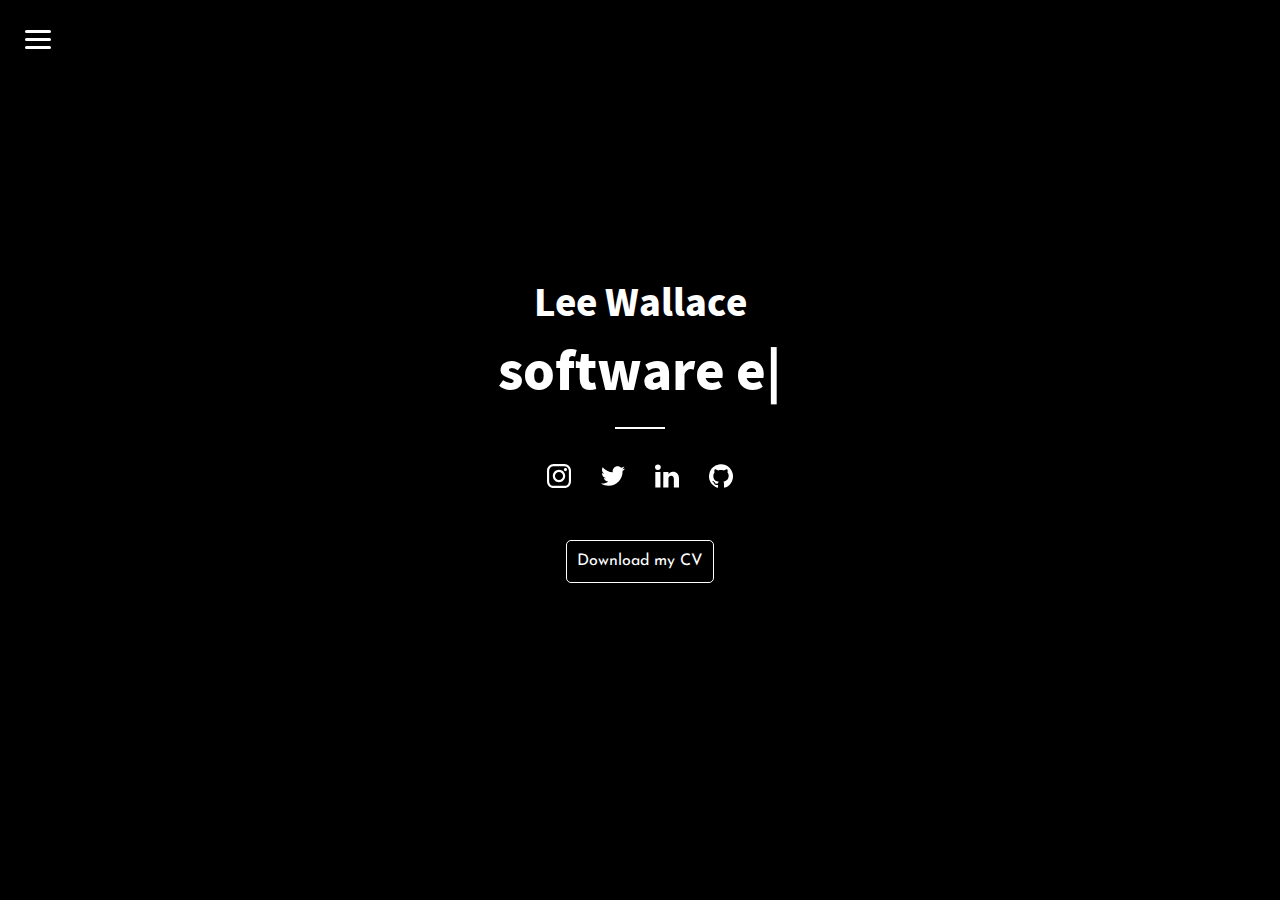
<file: index.html>
<!DOCTYPE html>
<html lang="en">
	<head>
		<title>Lee Wallace | Home</title>
		<meta charset="UTF-8">
		<meta name="viewport" content="width=device-width, initial-scale=1">
		<meta name="description" content="Personal Website for Lee Wallace">
		<meta name="author" content="Lee Wallace">
		<meta name="keywords" content="Lee Wallace, Sittingbourne, Greenwich, Web Developer">
		<meta name="robots" content="index,follow">
		<link rel="stylesheet" href="https://fonts.googleapis.com/css?family=Josefin+Sans">
		<link rel="stylesheet" href="css/bootstrap.css">
		<link rel="stylesheet" href="css/style.css">
		<link rel="shortcut icon" type="image/x-icon" href="img/favicon.ico">
		<link rel="icon" type="image/x-icon" href="img/favicon.ico">
		<link rel="icon" type="image/png" href="img/favicon-32x32.png" sizes="32x32" />
		<link rel="icon" type="image/png" href="img/favicon-16x16.png" sizes="16x16" />
	</head>
	<body>
		<div class="page-wrap">
			<!-- header -->
			<header class="header header--fixed">
				<div class="header__inner">
					<div class="navbar-toggle" id="fs-button">
						<div class="navbar-icon"><span></span></div>
					</div>
				</div>
				<!-- fullscreenmenu__module -->
				<div class="fullscreenmenu__module" trigger="#fs-button">
					<!-- overlay-menu -->
					<nav class="overlay-menu">
						<!--  -->
						<ul class="wil-menu-list">
							<li><a href="index">Home</a></li>
							<li><a href="about">About</a></li>
							<li><a href="portfolio">Portfolio</a></li>
							<li><a href="contact">Contact</a></li>
						</ul><!--  -->
					</nav><!-- End / overlay-menu -->
				</div><!-- End / fullscreenmenu__module -->
			</header><!-- End / header -->
			<!-- Section -->
			<section class="awe-section">
				<div class="container">
					<!-- page-title -->
					<div class="page-title">
						<div class="en name">
							<h3 class="jp"><span>Lee Wallace</span></h3>
						</div>
						<h2 class="page-title__title">
							<!-- typing__module -->
							<div class="typing__module">
								<div class="typed-strings">
									<span>software engineer</span>
									<span>web designer</span>
									<span>graduate student</span>
								</div>
								<span class="typed"></span>
							</div><!-- End / typing__module -->
						</h2>
						<div class="divider"></div>
						<!-- Social Icons -->
						<div class="close-container">
							<a href="https://instagram.com/leewallacee">
								<object data="img/instagram-logo.svg" type="image/svg+xml">
									<img class="svg-backup" src="img/instagram-logo.png" alt="Instagram Logo"/>
								</object>
							</a>
							<a href="https://twitter.com/leepjwallace">
								<object data="img/twitter-logo.svg" type="image/svg+xml">
									<img class="svg-backup" src="img/twitter-logo.png" alt="Twitter Logo" />
								</object>
							</a>
							<a href="https://linkedin.com/in/leepjwallace">
								<object data="img/linkedin-logo.svg" type="image/svg+xml">
									<img class="svg-backup" src="img/linkedin-logo.png" alt="LinkedIn Logo"/>
								</object>
							</a>
							<a href="https://github.com/WallaceDevelopment">
								<object data="img/github-logo.svg" type="image/svg+xml">
									<img class="svg-backup" src="img/github-logo.png" alt="GitHub Logo" />
								</object>
							</a>
						</div>
						<div class="button-container">
							<a href="Lee_Wallace_CV_2020.pdf" class="button" target="_blank">Download my CV</a>
						</div>
					</div><!-- End / page-title -->
				</div>
			</section>
			<!-- End / Section -->
		</div>
		<script type="text/javascript" src="js/jquery-3.3.1.min.js"></script>
		<script type="text/javascript" src="js/typed.min.js"></script>
		<script type="text/javascript" src="js/menu.js"></script>
		<script type="text/javascript" src="js/jquery.nav.min.js"></script>
		<script type="text/javascript" src="js/jquery-1.11.1.min.js"></script>
		<script type="text/javascript" src="js/script.js"></script>
	</body>
</html>
</file>
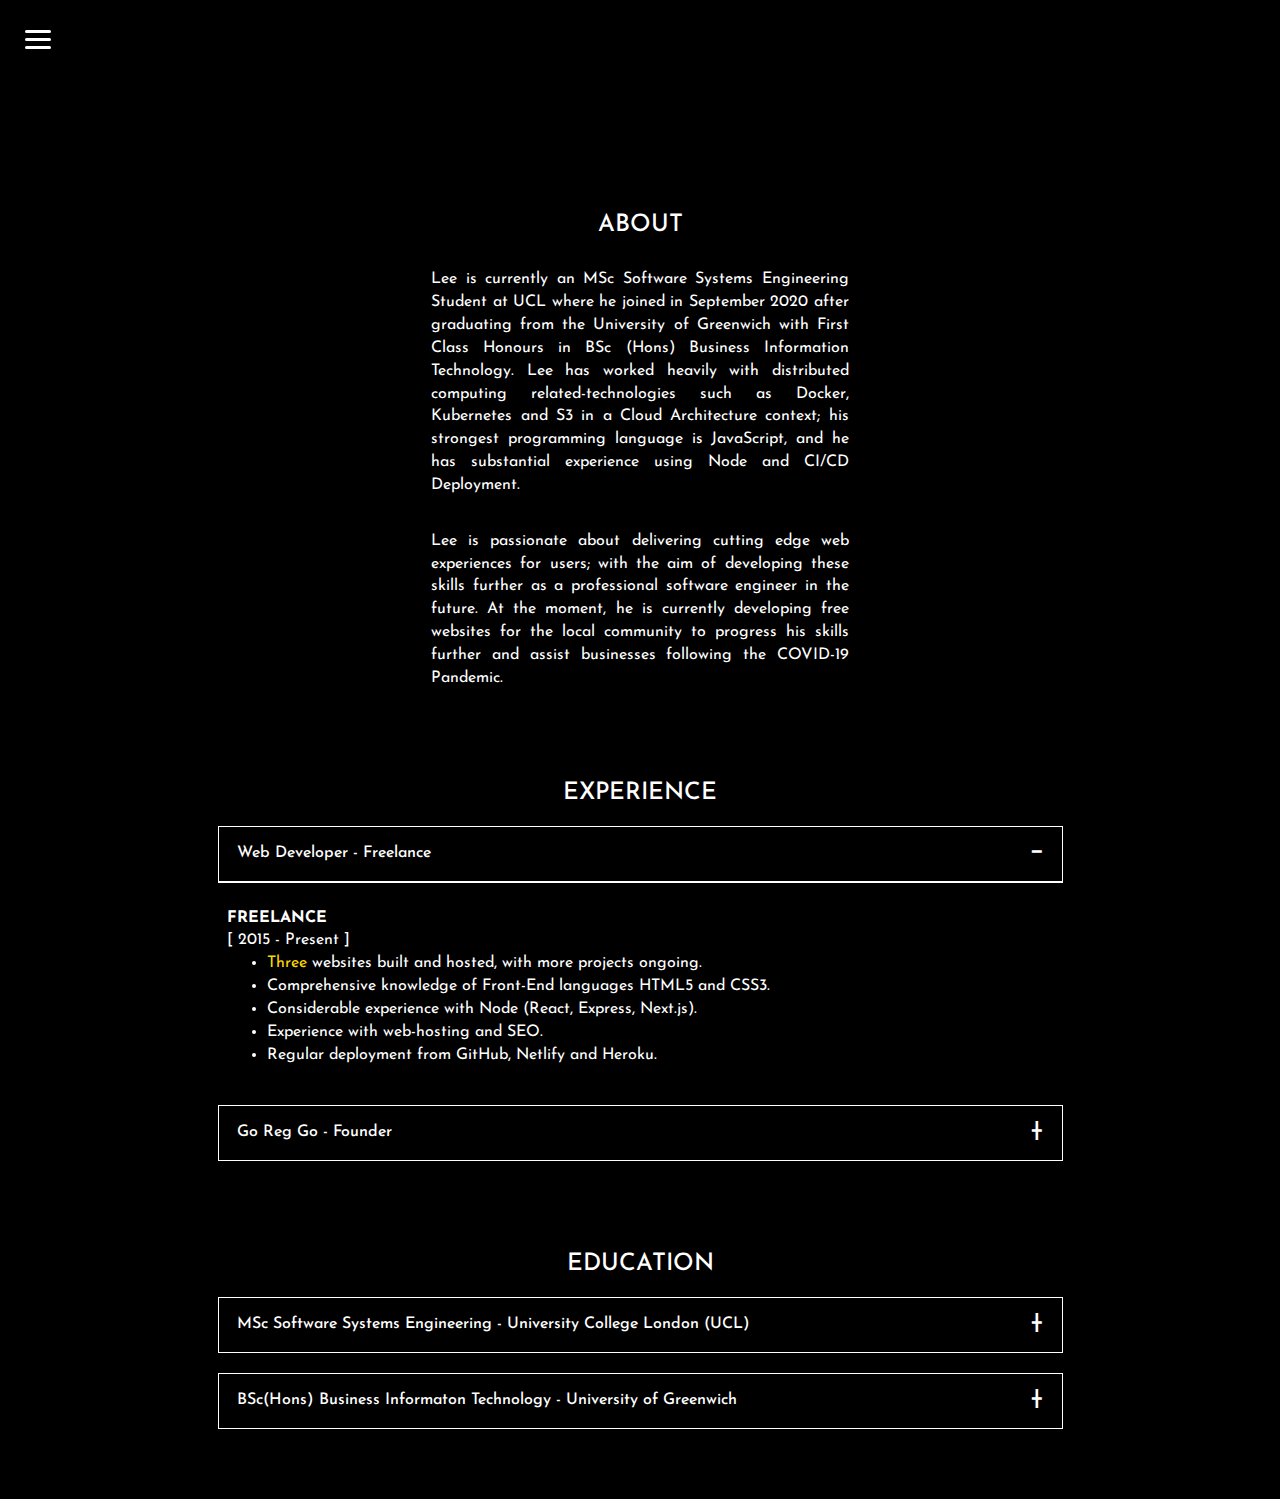
<file: about.html>
<!DOCTYPE html>
<html>

<head>
    <title>Lee Wallace | About</title>
    <meta charset="UTF-8">
    <meta name="viewport" content="width=device-width, initial-scale=1">
    <meta name="description" content="Personal Website for Lee Wallace">
    <meta name="author" content="Lee Wallace">
    <meta name="keywords" content="Lee Wallace, Sittingbourne, Greenwich, Web Developer">
    <meta name="robots" content="index,follow">
    <link rel="stylesheet" href="https://fonts.googleapis.com/css?family=Josefin+Sans">
    <link rel="stylesheet" href="css/bootstrap.css">
    <link rel="stylesheet" href="css/style.css">
    <link rel="shortcut icon" type="image/x-icon" href="img/favicon.ico">
    <link rel="icon" type="image/x-icon" href="img/favicon.ico">
    <link rel="icon" type="image/png" href="img/favicon-32x32.png" sizes="32x32" />
    <link rel="icon" type="image/png" href="img/favicon-16x16.png" sizes="16x16" />

</head>

<body>
    <div class="page-wrap">
        <!-- header -->
        <header class="header header--fixed">
            <div class="header__inner">
                <div class="navbar-toggle" id="fs-button">
                    <div class="navbar-icon"><span></span></div>
                </div>
            </div>
            <!-- fullscreenmenu__module -->
            <div class="fullscreenmenu__module" trigger="#fs-button">
                <!-- overlay-menu -->
                <nav class="overlay-menu">
                    <!--  -->
                    <ul class="wil-menu-list">
                        <li><a href="index">Home</a></li>
                        <li><a href="about">About</a></li>
                        <li><a href="portfolio">Portfolio</a></li>
                        <li><a href="contact">Contact</a></li>
                    </ul><!--  -->
                </nav><!-- End / overlay-menu -->
            </div><!-- End / fullscreenmenu__module -->
        </header><!-- End / header -->
        <!-- Section -->
        <section class="awe-section">
            <div class="container">
                <h4 class="subtitle">ABOUT</h4>
                <div class="about-body">
                    <p>
                        Lee is currently an MSc Software Systems Engineering Student at UCL where he joined in September 2020 after graduating from the University of Greenwich with First Class Honours in BSc (Hons) Business Information Technology. Lee has worked heavily with distributed computing related-technologies such as Docker, Kubernetes and S3 in a Cloud Architecture context; his strongest programming language is JavaScript, and he has substantial experience using Node and CI/CD Deployment.
                    </p><br>
                    <p>
                        Lee is passionate about delivering cutting edge web experiences for users; with the aim of developing these skills further as a professional software engineer in the future. At the moment, he is currently developing free websites for the local community to progress his skills further and assist businesses following the COVID-19 Pandemic.
                    </p>
                </div>
            </div>
            <div class="container">
                <div class="panel-container">
                    <h4 class="subtitle">EXPERIENCE</h4>
                    <div class="collapse-panel">
                        <div class="panel-group" id="accordion" role="tablist" aria-multiselectable="true">
                            <div class="panel panel-default">

                                <div class="panel-heading" role="tab" id="headingOne">
                                    <h4 class="panel-title">
                                        <a data-toggle="collapse" data-parent="#accordion" href="#collapseOne" aria-expanded="true" aria-controls="collapseOne">
                                            <div class="panel-heading-text">
                                                Web Developer - Freelance
                                            </div>
                                        </a>
                                    </h4>
                                </div>

                                <div id="collapseOne" class="panel-collapse collapse in" role="tabpanel" aria-labelledby="headingOne">
                                    <div class="panel-body">
                                        <div class="row">
                                            <b>FREELANCE</b><br>
                                            [ 2015 - Present ]
                                            <ul>
                                                <li>
                                                    <a class="highlighted-link" href="portfolio.html">Three</a> websites built
                                                    and hosted, with more projects ongoing.
                                                </li>
                                                <li>
                                                    Comprehensive knowledge of Front-End languages HTML5 and CSS3.
                                                </li>
                                                <li>
                                                    Considerable experience with Node (React, Express, Next.js).
                                                </li>
                                                <li>
                                                    Experience with web-hosting and SEO.
                                                </li>
                                                <li>
                                                    Regular deployment from GitHub, Netlify and Heroku.
                                                </li>
                                            </ul>
                                        </div>
                                    </div>
                                </div>
                            </div>

                            <div class="panel panel-default">
                                <div class="panel-heading" role="tab" id="headingTwo">
                                    <h4 class="panel-title">
                                        <a data-toggle="collapse" data-parent="#accordion" href="#collapseTwo" aria-expanded="false" aria-controls="collapseTwo" class="collapsed">
                                            <div class="panel-heading-text">
                                                Go Reg Go - Founder
                                            </div>
                                        </a>
                                    </h4>
                                </div>
                                <div id="collapseTwo" class="panel-collapse collapse" role="tabpanel" aria-labelledby="headingTwo">
                                    <div class="panel-body">
                                        <div class="row">
                                            <b>Founder</b><br>
                                            [ May 2020 - Present ]
                                            <ul>
                                                <li>
                                                    Designed and developed a <a class="highlighted-link" href="/">Progressive Web Application</a> to serve vehicle data, collated from national databases through API access to online users.
                                                </li>
                                                <li>
                                                    Experience with Jenkins - deploying code & configuration of CI/CD pipeline.
                                                </li>
                                                <li>
                                                    Technology stack consists of Docker, Kubernetes, NextJS and MongoDB.
                                                </li>
                                                <li>
                                                    Exposure to AWS technologies (e.g. CloudTrail, ElasticSearch, S3).
                                                </li>
                                            </ul>
                                            </ul>
                                        </div>
                                    </div>
                                </div>
                            </div>


                        </div>
                    </div>
                </div>
            </div>
            <div class="container">
                <div class="panel-container">
                    <h4 class="subtitle">EDUCATION</h4>
                    <div class="collapse-panel">
                        
                         <div class="panel-group" id="accordionThree" role="tablist" aria-multiselectable="true">
                            <div class="panel panel-default">
                                <div class="panel-heading" role="tab" id="headingFive">
                                    <h4 class="panel-title">
                                        <a class="collapsed" data-toggle="collapse" data-parent="#accordionThree" href="#collapseFive" aria-expanded="false" aria-controls="collapseFive">
                                            <div class="panel-heading-text">
                                                MSc Software Systems Engineering - University College London (UCL)
                                            </div>
                                        </a>
                                    </h4>
                                </div>
                                <div id="collapseFive" class="panel-collapse collapse" role="tabpanel" aria-labelledby="headingFive">
                                    <div class="panel-body">
                                        <div class="row">
                                            <ul>
                                                <li>Currently studying at UCL.</li>

                                            </ul>
                                        </div>
                                    </div>
                                </div>
                            </div>                          
                        </div>
                        
                        <div class="panel-group" id="accordionTwo" role="tablist" aria-multiselectable="true">
                            <div class="panel panel-default">
                                <div class="panel-heading" role="tab" id="headingFour">
                                    <h4 class="panel-title">
                                        <a class="collapsed" data-toggle="collapse" data-parent="#accordionTwo" href="#collapseFour" aria-expanded="false" aria-controls="collapseFour">
                                            <div class="panel-heading-text">
                                                BSc(Hons) Business Informaton Technology - University of Greenwich
                                            </div>
                                        </a>
                                    </h4>
                                </div>
                                <div id="collapseFour" class="panel-collapse collapse" role="tabpanel" aria-labelledby="headingFour">
                                    <div class="panel-body">
                                        <div class="row">
                                            <ul>
                                                <li>Achieved a First Class Honours classification.</li>
                                                <li>Completed a Final Year Project based on Data Visualisation with predictive analysis.</li>
                                                <li>Final Year Project was built with Express, Bootstrap and a MySQL instance deployed with Heroku.</li>

                                                <li>Further modules: Database Administration (87%), Object-Orientated Programming (85%), Final Year Project (70%).</li>
                                            </ul>
                                        </div>
                                    </div>
                                </div>
                            </div>                          
                        </div>
                        

                        
                        
                    </div>
                </div>
            </div>
            </div>
        </section>
        <!-- End / Section -->
    </div>
    <script type="text/javascript" src="js/jquery-3.3.1.min.js"></script>
    <script type="text/javascript" src="js/menu.js"></script>
    <script type="text/javascript" src="js/jquery.nav.min.js"></script>
    <script type="text/javascript" src="js/bootstrap.min.js"></script>
    <script type="text/javascript" src="js/jquery-1.11.1.min.js"></script>
    <script type="text/javascript" src="js/script.js"></script>
</body>

</html>
</file>
<file: css/style.css>
/* ################################# */
/* ############# FONTS ############# */
/* ################################# */
/* Kei font */
@font-face {
	font-family: Kei;
	src: url(fonts/kei.woff) format("woff"),
		 url(fonts/kei.woff2) format("woff2"),
		 url(fonts/kei.ttf) format("truetype");
	font-weight: normal;
	font-style: normal;
}
/* JK Gothic M Sans Serif font */
@font-face {
	font-family: JK Gothic M;
	src: url(fonts/JKG-M_3.woff) format("woff"),
		 url(fonts/JKG-M_3.woff2) format("woff2"),
		 url(fonts/JKG-M_3.ttf) format("truetype");
	font-weight: normal;
	font-style: normal;
}

/* ################################## */
/* ######## GENERAL SETTINGS ######## */
/* ################################## */
html,
body {
	width: 100%;
	height: 100%;
	margin: 0;
	padding: 0;
	background: #000;
	font-family: Josefin Sans, Kei, JK Gothic M, sans-serif;
	font-size: 16px;
	text-align: center;
}

h1, h2, h3, h4, h5 {
	font-family: Kei, JK Gothic M, Josefin Sans, sans-serif;
}

p {
	font-family: Josefin Sans, JK Gothic M, sans-serif;
}

h1 {
	font-size: 72px;
	color: white;
}

h2 {
	font-size: 48px;
	color: white;
}

h3 {
	font-size: 36px;
	color: white;
}

h4 {
	font-size: 24px;
	color: white;
}

h5 {
	font-size: 18px;
	color: white;
}

p {
	font-size: 16px;
	color: white;
}

/* unvisited and visited link */
a:link, a:visited {
	color: white;
	text-decoration: none;
}

/* mouse over link */
a:hover, a:active {
	color: rgb(255, 217, 0);
	text-decoration: none;
}

.invert {
	filter: invert(100);
	-webkit-filter: invert(100);
}

.icon {
	height: 20px;
	padding: 20px;
}

.button {
	padding: 9px 10px;
	border-style: solid;
	border-width: 1px;
	border-radius: 5px;
	margin-top: 20px;
}

.button:hover p {
	color: rgb(255, 217, 0);
}

object {
	padding: 15px;
	pointer-events: none;
}

/* ##################################### */
/* ########### ABOUT SECTION ########### */
/* ##################################### */
.about-body {
	text-align: justify;
	width: 75%;
	height: 100%;
	margin: auto;
	padding: 10px;
	justify-content: center;
}

@media (max-width: 448px) {
	.about-body {
		width: 80%;
	}
}

@media (min-width: 1025px) {
	.about-body {
		width: 35%;
	}
}

@media (min-width: 1441px) {
	.about-body {
		width: 20%;
	}
}


/* ################################## */
/* ########### CONTAINERS ########### */
/* ################################## */
.container {
	display: flex;
	flex-direction: row;
	flex-wrap: wrap;
	justify-content: center;
	align-items: center;
	align-content: center;
	padding: 50px;
	margin: auto;
	padding-left: 15px;
	padding-right: 15px;
	width: 100%;
}
@media (min-width: 769px) {
	.container {
		margin-top: -50px;
	}
}
@media(max-width: 768px) {
	.container {
		flex-direction: column;
	}
}
@media(max-width: 992px) {
	.container {
		flex-direction: column;
	}
}

.close-container {
	display: flex;
	justify-content: center;
	align-items: center;
	margin: -10px auto;
}

.button-container {
	display: flex;
	flex-direction: row;
	justify-content: center;
	align-items: center;
	align-content: center;
	padding: 10px;
	margin: auto;
	margin-top: 10px;
	padding-left: 15px;
	padding-right: 15px;
}

.name {
	padding: 10px;
}

/* .progress-label {
	clear: left;
	flex-direction: row;
	padding: 20px;
	justify-content: center;
	margin: auto;
}

.progress-bar-container {
	padding: 20px;
	justify-content: center;
}
@media(max-width: 768px) {
	.progress-bar-container {
		width: 100%;
	}
}
@media(max-width: 992px) {
	.progress-bar-container {
		width: 100%;
	}
} */

.paragraph {
	width: 600px;
	text-align: justify;
	display: flex;
	flex-direction: column;
	justify-content: center;
	align-items: flex-start;
	align-content: flex-start;
	margin: auto;
}

div.centered-text {
	height: 100%;
	width: 100%;
	position: fixed;
	top: 50%;
	vertical-align: middle;
	text-align: center;
	font-size: 20px;
}

p.centered-paragraph {
	height: 100%;
	width: 100%;
	margin-top: 150px;
	display: flex;
	justify-content: center;
	align-content: center;
	align-items: center;
}

.subtitle {
	width: 100%;
	text-align: center;
	padding: 10px;
	font-family: Josefin Sans, sans-serif;
}


/* ################################# */
/* ####### JAPANESE ON HOVER ####### */
/* ################################# */
/* .en a .jp span{
	color: white;
	position: relative;
	content: "DANIELLE O'SULLIVAN";
}

.en:hover a .jp span{
  display: none;
}

.en:hover a .jp:after{
	content: 'ダニエル オーサリーバン';
} */

/* ################################## */
/* ######### TYPING SECTION ######### */
/* ################################## */
.awe-section {
	position: relative;
	background-repeat: no-repeat;
	background-size: cover;
	background-position: center center;
	z-index: 9;
	height: 100%;
	padding-top: 15%;
	padding-bottom: 15%;
}

/* @media (min-width: 320px) {
	.awe-section {
		padding-top: calc(6.81818vw + 28.18182px);
		padding-bottom: calc(6.81818vw + 28.18182px);
	}
}

@media (min-width: 1200px) {
	.awe-section {
		padding-top: 110px;
		padding-bottom: 110px;
	}
} */

.page-title {
	padding: 60px 0 40px 0;
}

.page-title__title {
	font-size: 30px;
	margin-top: 0;
	margin-bottom: 0;
}

@media (min-width: 320px) {
	.page-title__title {
		font-size: calc(2.27273vw + 22.72727px);
	}
}

@media (min-width: 1200px) {
	.page-title__title {
		font-size: 50px;
	}
}

.page-title__title .typing__module {
	display: inline-block;
}

.page-title__text {
	font-size: 16px;
	color: #fff;
}

.page-wrap {
	height: 100%;
}

.divider {
	display: flex;
	align-content: center;
	width: 50px;
	height: 2px;
	background-color: #fff;
	margin: 30px auto;
}

.typed-cursor {
	opacity: 1;
	font-weight: 100;
	animation: blink .7s infinite;
}

@keyframes blink {
	0% {
		opacity: 1;
	}

	50% {
		opacity: 0;
	}

	100% {
		opacity: 1;
	}
}

/* ################################# */
/* ######## HEADER & NAVBAR ######## */
/* ################################# */
.header {
	padding: 10px 20px;
	transition: all .3s cubic-bezier(.91, .04, .13, .99);
	position: relative;
}

.header.header--fixed {
	position: fixed;
	top: 0;
	left: 0;
	width: 100%;
	background-color: #000;
	z-index: 999;
}

.header.is-scroll {
	top: 0;
	box-shadow: 0 2px 92px 0 rgba(0, 0, 0, .18);
}

.header__inner {
	position: relative;
	display: -ms-flexbox;
	display: flex;
	padding: 10px 0;
	-ms-flex-pack: justify;
	justify-content: space-between;
	-ms-flex-align: center;
	align-items: center;
	z-index: 999;
}

.navbar-toggle {
	position: relative;
	width: 50px;
	height: 35px;
	cursor: pointer;
}

.navbar-toggle .navbar-icon {
	position: absolute;
	top: 18px;
	left: 5px;
}

.navbar-toggle.open .navbar-icon span {
	transition-delay: .12s;
	transition-timing-function: cubic-bezier(.215, .61, .355, 1);
	transform: rotate(225deg);
}

.navbar-toggle.open .navbar-icon span:before {
	top: 0;
	transition: top .1s ease-out, opacity .1s ease-out .12s;
	opacity: 0;
}

.navbar-toggle.open .navbar-icon span:after {
	bottom: 0;
	transition: bottom .1s ease-out, transform .22s cubic-bezier(.215, .61, .355, 1) .12s;
	transform: rotate(-90deg);
}

.navbar-icon span, .navbar-icon span:after, .navbar-icon span:before {
	position: absolute;
	width: 26px;
	height: 3px;
	transition-timing-function: ease;
	transition-duration: .15s;
	transition-property: transform;
	border-radius: 4px;
	background-color: #fff;
}

.open .navbar-icon span, .open .navbar-icon span:after,
.open .navbar-icon span:before {
	background-color: #fff;
}

.navbar-icon span {
	transition-timing-function: cubic-bezier(.55, .055, .675, .19);
	transition-duration: .22s;
}

.navbar-icon span:after, .navbar-icon span:before {
	content: "";
	display: block;
}

.navbar-icon span:before {
	top: -8px;
	transition: top .1s ease-in .25s, opacity .1s ease-in;
}

.navbar-icon span:after {
	bottom: -8px;
	transition: bottom .1s ease-in .25s, transform .22s cubic-bezier(.55, .055, .675, .19);
}

/* ################################# */
/* ######## FULLSCREEN MENU ######## */
/* ################################# */
.fullscreenmenu__module {
	position: fixed;
	background-color: #000;;
	top: 0;
	left: 0;
	right: 0;
	width: 100%;
	height: 100%;
	visibility: hidden;
	overflow: hidden;
	transition: all .2s linear;
}

.open {
	opacity: 1;
	visibility: visible;
	z-index: 99;
	transition: all .2s linear;
}

.open li {
	animation: fadeInUp .35s ease forwards;
	animation-delay: .1s;
}

.open li:nth-of-type(2) {
	animation-delay: .15s;
}

.open li:nth-of-type(3) {
	animation-delay: .25s;
}

.open li:nth-of-type(4) {
	animation-delay: .35s;
}

.open li:nth-of-type(5) {
	animation-delay: .45s;
}

.open li:nth-of-type(6) {
	animation-delay: .55s;
}

.open li:nth-of-type(7) {
	animation-delay: .65s;
}

.open li:nth-of-type(8) {
	animation-delay: .75s;
}

.open li:nth-of-type(9) {
	animation-delay: .85s;
}

.open li:nth-of-type(10) {
	animation-delay: .95s;
}

@keyframes fadeInUp {
	0% {
		opacity: 0;
		transform: translate3d(0, 100%, 0);
	}

	100% {
		opacity: 1;
		transform: none;
	}
}

.overlay-menu {
	position: relative;
	top: 50%;
	text-align: center;
	transform: translateY(-50%);
}

.overlay-menu ul {
	display: inline-block;
	list-style: none;
	height: 100%;
	margin: 0 auto;
	padding: 0;
	position: relative;
}

.overlay-menu ul li {
	display: block;
	position: relative;
	opacity: 0;
}

.overlay-menu ul li a {
	display: block;
	position: relative;
	overflow: hidden;
	font-family: Kei, JK Gothic M, Josefin Sans, sans-serif;
	font-size: 30px;
	font-weight: 600;
	color: #fff;
	text-decoration: none;
	text-transform: lowercase;
	padding: 5px 0;
	transition: all .2s linear;
}

@media (min-width: 320px) {
	.overlay-menu ul li a {
		font-size: calc(2.27273vw + 22.72727px);
	}
}

@media (min-width: 1200px) {
	.overlay-menu ul li a {
		font-size: 50px;
	}
}

.overlay-menu ul li.active > a, .overlay-menu ul li a:hover {
	color: rgb(255, 217, 0);
	text-decoration: line-through;
}

.fs-button {
	position: absolute;
	z-index: 300;
	cursor: pointer;
	width: 20px;
	height: 20px;
	transform: rotate(0deg);
	transition: .2s ease-in-out;
	cursor: pointer;
}

.fs-button span {
	background: #fff;
	display: block;
	position: absolute;
	left: 0;
	height: 3px;
	width: 100%;
	opacity: 1;
	transform: rotate(0deg);
	transition: .25s ease-in-out;
}

.fs-button span:nth-child(1) {
	top: 0;
}

.fs-button span:nth-child(2) {
	top: 6px;
}

.fs-button span:nth-child(3) {
	top: 12px;
}

.fs-button.open span:nth-child(2) {
	top: 6px;
	left: 50%;
	width: 0%;
}

.fs-button.open span:nth-child(1) {
	top: 6px;
	transform: rotate(45deg);
}

.fs-button.open span:nth-child(3) {
	top: 6px;
	transform: rotate(-45deg);
}

/* ############################# */
/* ######## COLLAPSIBLE ######## */
/* ############################# */
.panel-container {
	width: 70%;
	max-width: 100%;
	padding-left: 15px;
	padding-right: 15px;
	min-height: 1px;
}

a.highlighted-link {
  	color: rgb(255, 217, 0);
}

a.highlighted-link:hover {
  	text-decoration: underline wavy;
}

.collapse-panel .panel-default > .panel-heading {
	padding: 0;
	width: 100%;
}

.panel-heading a {
	padding: 18px;
	width: 100%;
	display: flex;
	align-items: center;
	position: relative;
	font-family: Josefin Sans, sans-serif;
	background-color: #000;
	color: #fff;
	border: 1px solid #fff;
	text-align: left;
}

.panel {
	border: none;
	width: 100%;
}

.panel-heading a:after {
	font-family: Josefin Sans, sans-serif;
	content: "\2501";
	position: absolute;
	right: 20px;
}

.panel-heading a.collapsed:after {
	font-family: Josefin Sans, sans-serif;
	content: "\254b";
	position: absolute;
	right: 20px;
}

.panel-heading a.collapsed {
	width: 100%;
	background: #000;
	border: 1px solid #fff !important;
	color: #fff;
}

.panel-heading-text {
	width: 85%;
}

.panel-body {
	padding: 1.5em;
	background-color: #000;
	text-align: left;
	width: 100%;
	border: none;
}

@media only screen and (max-width: 768px) {
	.collapse-panel {
		max-width: 100%;
	}
	.panel-default {
		max-width: 100%;
	}
	.panel-heading {
		max-width: 100%;
	}
	.panel {
		max-width: 100%;
	}
	.panel-body {
		max-width: 100%;
	}
}
@media only screen and (max-width: 992px) {
	.collapse-panel {
		max-width: 100%;
	}
	.panel-default {
		max-width: 100%;
	}
	.panel-heading {
		max-width: 100%;
	}
	.panel {
		max-width: 100%;
	}
	.panel-body {
		max-width: 100%;
	}
}
</file>
